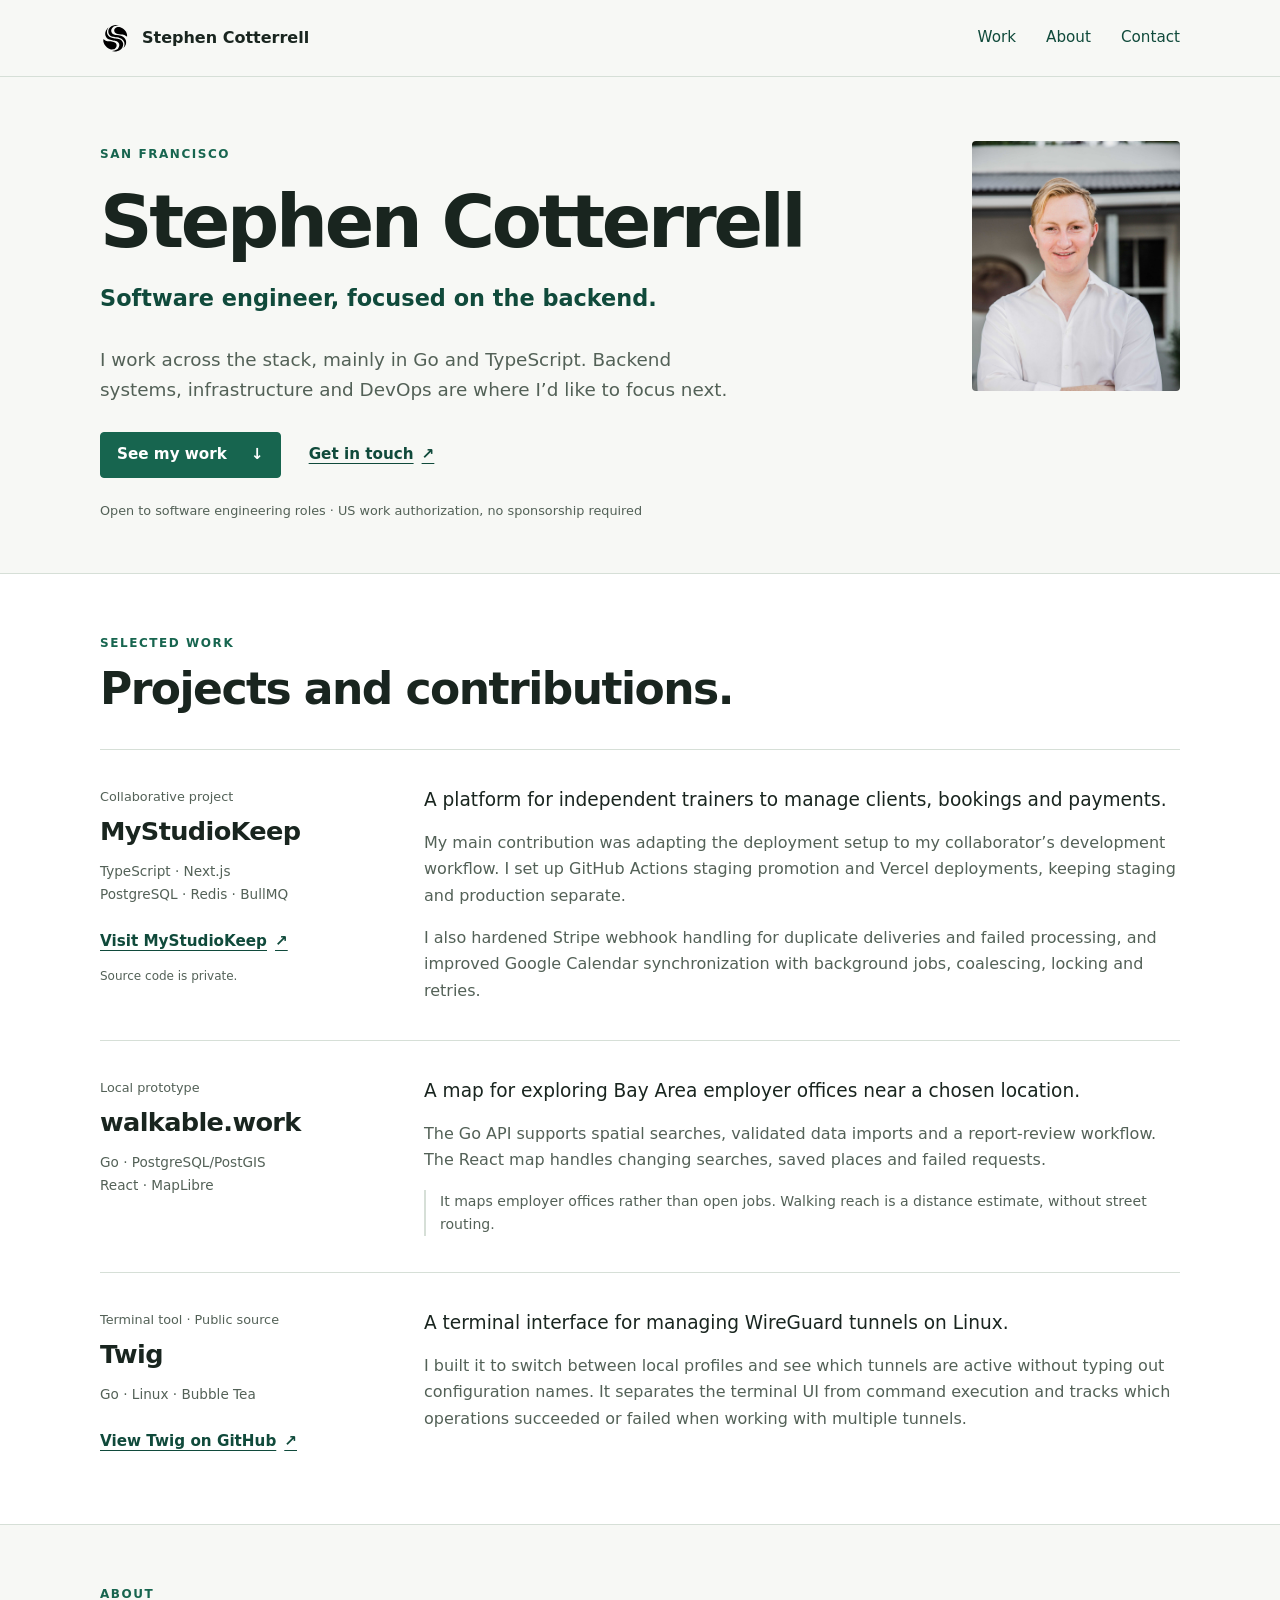
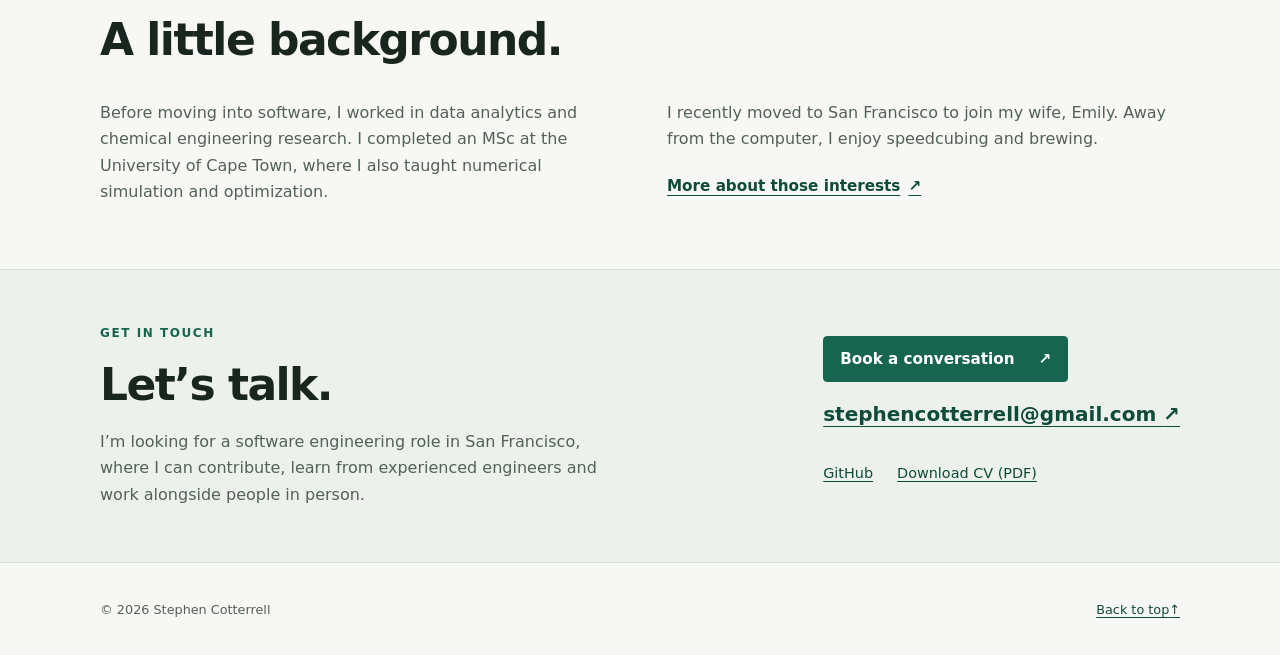
<file: index.html>
<!DOCTYPE html>
<html lang="en">
  <head>
    <meta charset="utf-8">
    <meta name="viewport" content="width=device-width, initial-scale=1">
    <meta name="description" content="Stephen Cotterrell is a software engineer in San Francisco, working across the stack with Go and TypeScript and a particular interest in backend systems and infrastructure.">
    <meta property="og:type" content="website">
    <meta property="og:title" content="Stephen Cotterrell | Software Engineer">
    <meta property="og:description" content="Software engineer in San Francisco. Go, TypeScript, and work across the stack, with a focus on the backend.">
    <meta property="og:url" content="https://stephencotterrell.com/">
    <meta property="og:image" content="https://stephencotterrell.com/photos/LinkedInProfilePic2.jpg">
    <link rel="canonical" href="https://stephencotterrell.com/">
    <link rel="icon" type="image/svg+xml" sizes="32x32" href="images/logoblack.svg">
    <link href="styles.css?v=20261102" rel="stylesheet">
    <title>Stephen Cotterrell | Software Engineer</title>
  </head>
  <body>
    <a class="skip-link" href="#main">Skip to main content</a>
    <header class="site-header">
      <nav class="container site-nav" aria-label="Primary navigation">
        <a class="site-brand" href="#top" aria-label="Stephen Cotterrell home">
          <img src="images/logoblack.svg" alt="" width="30" height="30">
          <span>Stephen Cotterrell</span>
        </a>
        <div class="nav-links">
          <a href="#projects">Work</a>
          <a href="#about">About</a>
          <a href="#contact">Contact</a>
        </div>
      </nav>
    </header>

    <main id="main" tabindex="-1">
      <section class="hero container" id="top" aria-labelledby="hero-title">
        <div class="hero-heading">
          <div>
            <p class="eyebrow">San Francisco</p>
            <h1 id="hero-title">Stephen Cotterrell</h1>
            <p class="hero-subtitle">Software engineer, focused on the backend.</p>
          </div>
          <figure class="hero-photo">
            <img src="photos/LinkedInProfilePic2.jpg" alt="Stephen Cotterrell" width="240" height="288" fetchpriority="high">
          </figure>
        </div>
        <div class="hero-summary">
          <p class="intro" id="skills">I work across the stack, mainly in Go and TypeScript. Backend systems, infrastructure and DevOps are where I’d like to focus next.</p>
          <div class="hero-actions">
            <a class="button" href="#projects">See my work <span aria-hidden="true">↓</span></a>
            <a class="text-link" href="#contact">Get in touch <span aria-hidden="true">↗</span></a>
          </div>
          <p class="availability">Open to software engineering roles · US work authorization, no sponsorship required</p>
        </div>
      </section>

      <section class="work-section section" id="projects" aria-labelledby="work-title">
        <div class="container">
          <div class="section-heading">
            <p class="eyebrow">Selected work</p>
            <h2 id="work-title">Projects and contributions.</h2>
          </div>
          <article class="project project-featured" aria-labelledby="mystudiokeep-title">
            <div class="project-heading">
              <p class="project-kind">Collaborative project</p>
              <h3 id="mystudiokeep-title">MyStudioKeep</h3>
              <p class="project-stack">TypeScript · Next.js<br>PostgreSQL · Redis · BullMQ</p>
              <a class="text-link" href="https://www.mystudiokeep.com/">Visit MyStudioKeep <span aria-hidden="true">↗</span></a>
              <p class="project-status">Source code is private.</p>
            </div>
            <div class="project-body">
              <p class="project-description">A platform for independent trainers to manage clients, bookings and payments.</p>
              <p>My main contribution was adapting the deployment setup to my collaborator’s development workflow. I set up GitHub Actions staging promotion and Vercel deployments, keeping staging and production separate.</p>
              <p>I also hardened Stripe webhook handling for duplicate deliveries and failed processing, and improved Google Calendar synchronization with background jobs, coalescing, locking and retries.</p>
            </div>
          </article>

          <article class="project" aria-labelledby="walkable-title">
            <div class="project-heading">
              <p class="project-kind">Local prototype</p>
              <h3 id="walkable-title">walkable.work</h3>
              <p class="project-stack">Go · PostgreSQL/PostGIS<br>React · MapLibre</p>
            </div>
            <div class="project-body">
              <p class="project-description">A map for exploring Bay Area employer offices near a chosen location.</p>
              <p>The Go API supports spatial searches, validated data imports and a report-review workflow. The React map handles changing searches, saved places and failed requests.</p>
              <p class="project-note">It maps employer offices rather than open jobs. Walking reach is a distance estimate, without street routing.</p>
            </div>
          </article>

          <article class="project" aria-labelledby="twig-title">
            <div class="project-heading">
              <p class="project-kind">Terminal tool · Public source</p>
              <h3 id="twig-title">Twig</h3>
              <p class="project-stack">Go · Linux · Bubble Tea</p>
              <a class="text-link" href="https://github.com/StephenCotterrell/twig">View Twig on GitHub <span aria-hidden="true">↗</span></a>
            </div>
            <div class="project-body">
              <p class="project-description">A terminal interface for managing WireGuard tunnels on Linux.</p>
              <p>I built it to switch between local profiles and see which tunnels are active without typing out configuration names. It separates the terminal UI from command execution and tracks which operations succeeded or failed when working with multiple tunnels.</p>
            </div>
          </article>
        </div>
      </section>

      <section class="section about-section container" id="about" aria-labelledby="about-title">
        <div class="section-heading">
          <p class="eyebrow">About</p>
          <h2 id="about-title">A little background.</h2>
        </div>
        <div class="about-grid">
          <div id="experience">
            <p>Before moving into software, I worked in data analytics and chemical engineering research. I completed an MSc at the University of Cape Town, where I also taught numerical simulation and optimization.</p>
          </div>
          <div>
            <p>I recently moved to San Francisco to join my wife, Emily. Away from the computer, I enjoy speedcubing and brewing.</p>
            <a class="text-link" href="hobbies.html">More about those interests <span aria-hidden="true">↗</span></a>
          </div>
        </div>
      </section>

      <section class="contact-section" id="contact" aria-labelledby="contact-title">
        <div class="container contact-grid">
          <div>
            <p class="eyebrow">Get in touch</p>
            <h2 id="contact-title">Let’s talk.</h2>
            <p>I’m looking for a software engineering role in San Francisco, where I can contribute, learn from experienced engineers and work alongside people in person.</p>
          </div>
          <div class="contact-links">
            <p><a class="button" href="https://cal.com/stephencotterrell/30min">Book a conversation <span aria-hidden="true">↗</span></a></p>
            <p><a class="contact-email" href="mailto:stephencotterrell@gmail.com">stephencotterrell@gmail.com <span aria-hidden="true">↗</span></a></p>
            <div class="secondary-links">
              <a href="https://github.com/StephenCotterrell" rel="me">GitHub</a>
              <a href="CV.pdf?v=e128fa3" download="Stephen-Cotterrell-CV.pdf">Download CV (PDF)</a>
            </div>
          </div>
        </div>
      </section>
    </main>

    <footer class="site-footer container">
      <p>© 2026 Stephen Cotterrell</p>
      <a href="#top">Back to top <span aria-hidden="true">↑</span></a>
    </footer>
  </body>
</html>
</file>
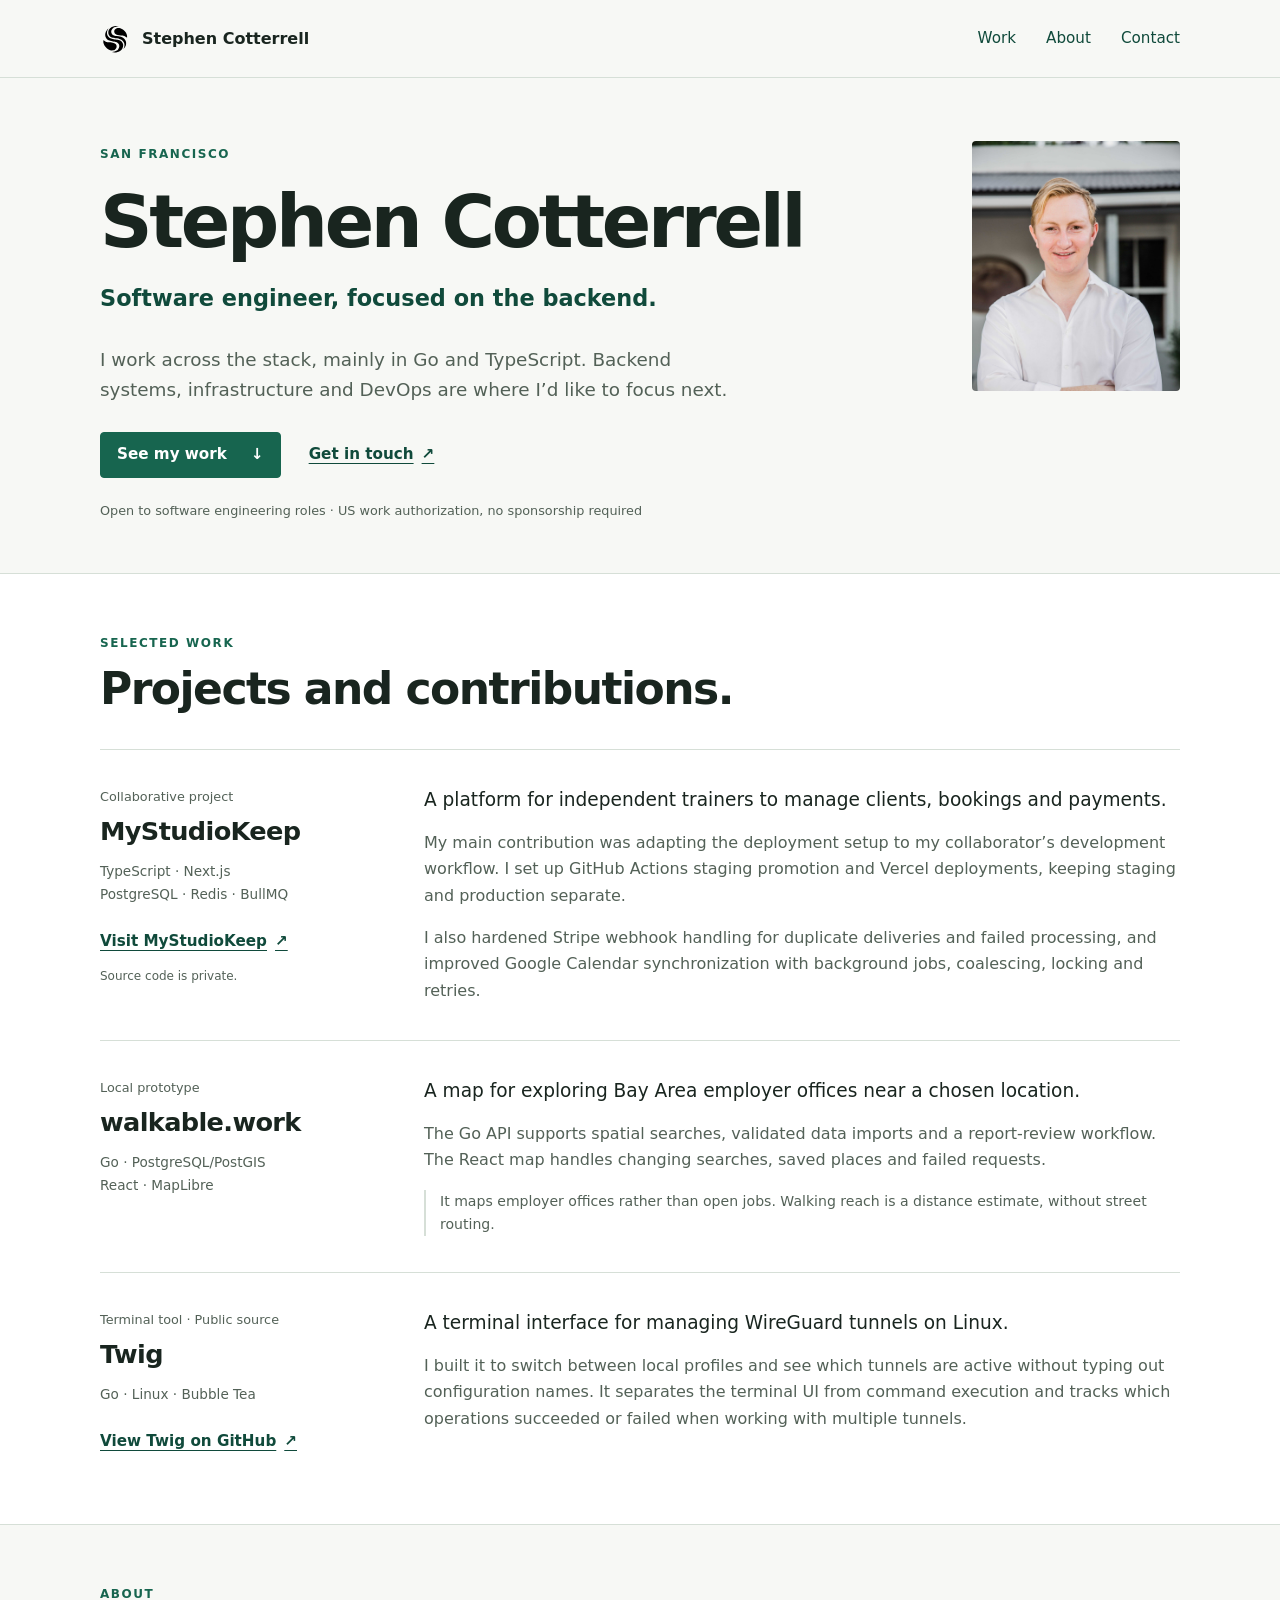
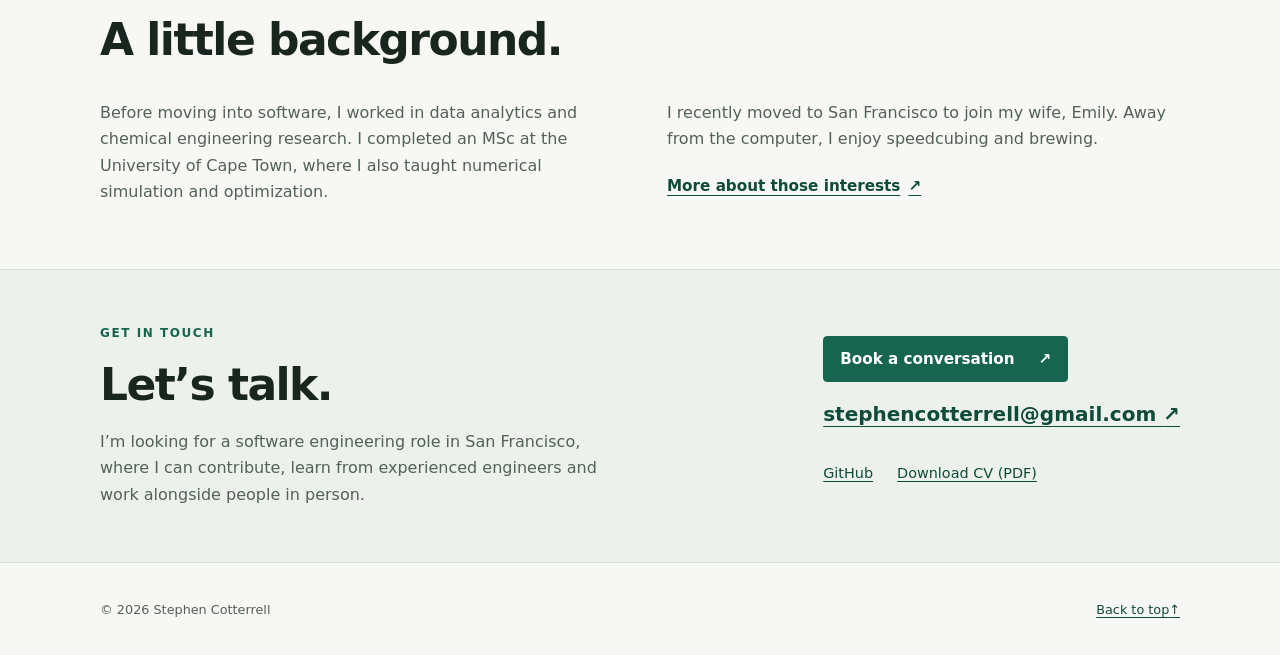
<file: about.html>
<!DOCTYPE html>
<html lang="en">
  <head>
    <meta charset="utf-8">
    <meta name="viewport" content="width=device-width, initial-scale=1">
    <meta http-equiv="refresh" content="0; url=/#about">
    <link rel="canonical" href="https://stephencotterrell.com/#about">
    <title>About Stephen Cotterrell | Software Engineer in San Francisco</title>
  </head>
  <body>
    <main>
      <p><a href="/#about">Continue to Stephen Cotterrell's about section.</a></p>
    </main>
  </body>
</html>
</file>
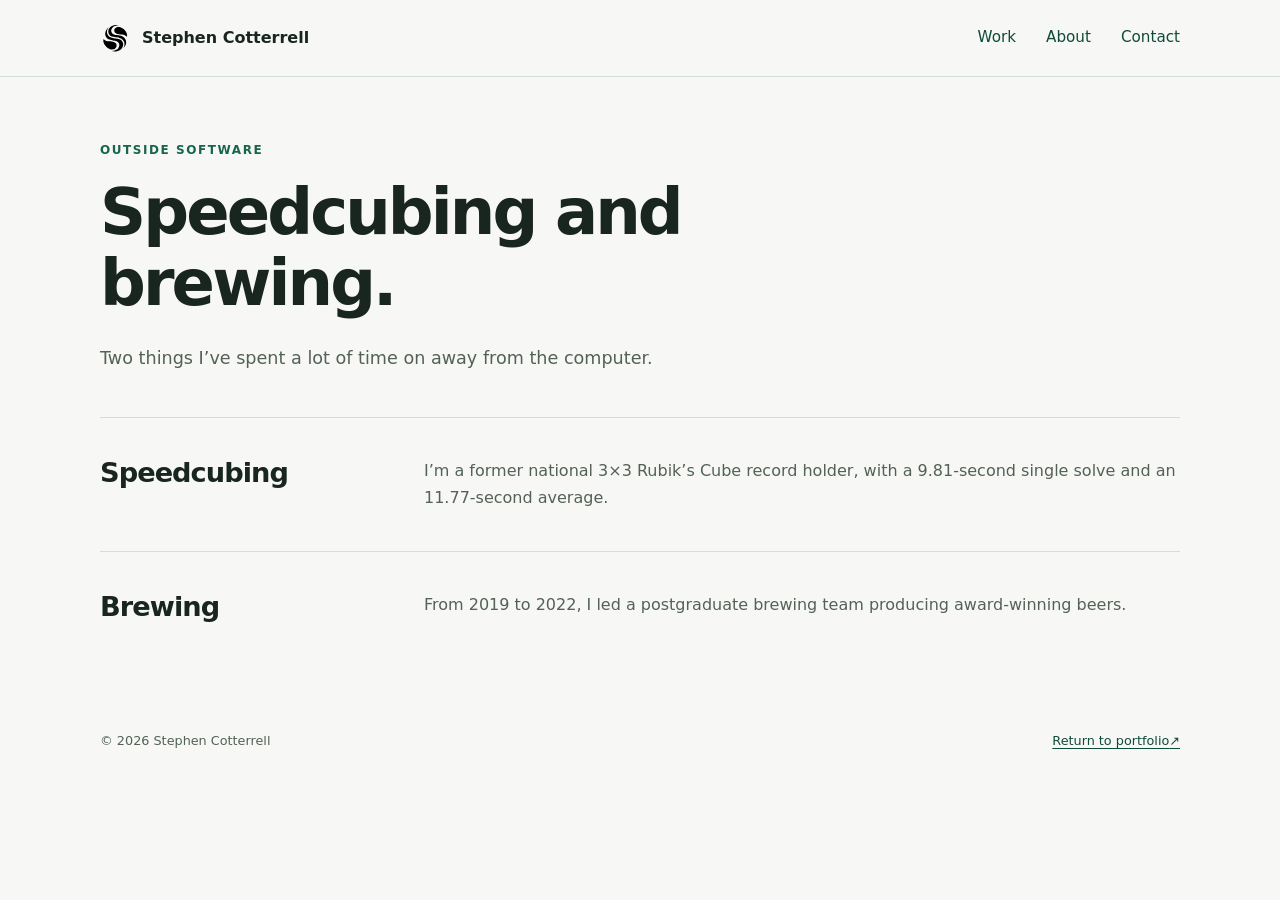
<file: hobbies.html>
<!DOCTYPE html>
<html lang="en">
  <head>
    <meta charset="utf-8">
    <meta name="viewport" content="width=device-width, initial-scale=1">
    <meta name="description" content="Stephen Cotterrell's interests in speedcubing and brewing, including former national Rubik's Cube records and postgraduate brewing.">
    <link rel="canonical" href="https://stephencotterrell.com/hobbies.html">
    <link rel="icon" type="image/svg+xml" sizes="32x32" href="images/logoblack.svg">
    <link href="styles.css?v=20261102" rel="stylesheet">
    <title>Speedcubing &amp; Brewing | Stephen Cotterrell</title>
  </head>
  <body>
    <a class="skip-link" href="#main">Skip to main content</a>
    <header class="site-header">
      <nav class="container site-nav" aria-label="Primary navigation">
        <a class="site-brand" href="/" aria-label="Stephen Cotterrell home">
          <img src="images/logoblack.svg" alt="" width="30" height="30">
          <span>Stephen Cotterrell</span>
        </a>
        <div class="nav-links">
          <a href="/#projects">Work</a>
          <a href="/#about">About</a>
          <a href="/#contact">Contact</a>
        </div>
      </nav>
    </header>
    <main id="main" class="container" tabindex="-1">
      <section class="subpage-hero" aria-labelledby="hobbies-title">
        <p class="eyebrow">Outside software</p>
        <h1 id="hobbies-title">Speedcubing and brewing.</h1>
        <p>Two things I’ve spent a lot of time on away from the computer.</p>
      </section>
      <div class="interests">
        <section class="interest" aria-labelledby="cubing-title">
          <h2 id="cubing-title">Speedcubing</h2>
          <p>I’m a former national 3×3 Rubik’s Cube record holder, with a 9.81-second single solve and an 11.77-second average.</p>
        </section>
        <section class="interest" aria-labelledby="brewing-title">
          <h2 id="brewing-title">Brewing</h2>
          <p>From 2019 to 2022, I led a postgraduate brewing team producing award-winning beers.</p>
        </section>
      </div>
    </main>
    <footer class="site-footer container">
      <p>© 2026 Stephen Cotterrell</p>
      <a href="/">Return to portfolio <span aria-hidden="true">↗</span></a>
    </footer>
  </body>
</html>
</file>
<file: styles.css>
:root {
  --bg: #f7f8f5;
  --surface: #ffffff;
  --surface-muted: #edf1eb;
  --text: #19251f;
  --muted: #536157;
  --border: #d6dfd7;
  --accent: #17654f;
  --accent-dark: #104a3b;
}

* { box-sizing: border-box; }
html { scroll-behavior: smooth; scroll-padding-top: 100px; }
body {
  margin: 0;
  background: var(--bg);
  color: var(--text);
  font-family: Inter, ui-sans-serif, system-ui, -apple-system, BlinkMacSystemFont, "Segoe UI", sans-serif;
  font-size: 16px;
  line-height: 1.65;
  text-rendering: optimizeLegibility;
}
a { color: var(--accent-dark); text-underline-offset: .24em; text-decoration-thickness: 1px; }
a:hover { color: var(--accent); }
:focus-visible { outline: 3px solid var(--accent); outline-offset: 5px; }
main:focus { outline: none; }
h1, h2, h3, p, figure { margin: 0; }
h1, h2, h3 { font-weight: 650; line-height: 1.12; }
h1 { font-size: clamp(2.6rem, 5.7vw, 4.6rem); letter-spacing: -.045em; }
h2 { font-size: clamp(1.9rem, 3.5vw, 2.75rem); letter-spacing: -.035em; }
h3 { font-size: 1.6rem; letter-spacing: -.025em; }
p + p { margin-top: 1rem; }
.container { width: min(1080px, calc(100% - 64px)); margin-inline: auto; }
.skip-link {
  position: absolute;
  top: 12px;
  left: 12px;
  z-index: 200;
  transform: translateY(-180%);
  padding: .6rem 1rem;
  background: var(--text);
  color: white;
}
.skip-link:focus { transform: translateY(0); }
.site-header {
  position: sticky;
  top: 0;
  z-index: 100;
  background: rgba(247, 248, 245, .97);
  border-bottom: 1px solid var(--border);
}
.site-nav { display: flex; align-items: center; justify-content: space-between; gap: 24px; min-height: 76px; }
.site-brand { display: inline-flex; align-items: center; gap: 12px; font-weight: 650; text-decoration: none; color: var(--text); }
.site-brand img { display: block; }
.nav-links { display: flex; align-items: center; gap: 30px; }
.nav-links a { display: inline-flex; align-items: center; min-height: 44px; text-decoration: none; font-size: .95rem; }
.nav-links a:hover, .nav-links a[aria-current="page"] { text-decoration: underline; }
.hero { padding-block: 64px 52px; }
.hero-heading { position: relative; padding-right: 270px; min-height: 180px; display: flex; align-items: center; }
.eyebrow { color: var(--accent); font-size: .75rem; font-weight: 750; text-transform: uppercase; letter-spacing: .13em; margin-bottom: 16px; }
.hero-subtitle { margin-top: 18px; font-size: clamp(1.1rem, 2vw, 1.4rem); color: var(--accent-dark); font-weight: 550; }
.hero-photo { position: absolute; right: 0; top: 0; width: 208px; }
.hero-photo img { display: block; width: 100%; height: auto; aspect-ratio: 5 / 6; object-fit: cover; object-position: center top; border-radius: 4px; }
.hero-summary { max-width: 650px; margin-top: 24px; }
.intro { color: var(--muted); font-size: 1.15rem; }
.hero-actions { display: flex; align-items: center; gap: 28px; margin-top: 26px; }
.button { display: inline-flex; align-items: center; justify-content: center; gap: 24px; min-height: 46px; background: var(--accent); color: white; border: 1px solid var(--accent); border-radius: 4px; padding: .55rem 1rem; text-decoration: none; font-size: .95rem; font-weight: 600; }
.button:hover { background: var(--accent-dark); color: white; }
.text-link { display: inline-flex; align-items: center; gap: 8px; min-height: 44px; font-size: .95rem; font-weight: 600; }
.availability { margin-top: 22px; color: var(--muted); font-size: .8rem; }
.section { padding-block: 60px; }
.section-heading { margin-bottom: 36px; }
.section-heading .eyebrow { margin-bottom: 10px; }
.work-section { background: var(--surface); border-block: 1px solid var(--border); }
.project { display: grid; grid-template-columns: 270px minmax(0, 1fr); gap: 54px; padding-block: 36px; border-top: 1px solid var(--border); }
.project:last-child { padding-bottom: 0; }
.project-kind { color: var(--muted); font-size: .8rem; margin-bottom: 10px; }
.project-stack { font-size: .85rem; color: var(--muted); margin-top: 14px; line-height: 1.7; }
.project-heading .text-link { margin-top: 14px; }
.project-status { color: var(--muted); font-size: .75rem; margin-top: 3px; }
.project-body { color: var(--muted); }
.project-description { color: var(--text); font-size: 1.16rem; line-height: 1.5; }
.project-note { font-size: .88rem; border-left: 2px solid var(--border); padding-left: 14px; }
.about-grid { display: grid; grid-template-columns: 1fr 1fr; gap: 54px; color: var(--muted); }
.about-grid .text-link { margin-top: 12px; }
.contact-section { padding-block: 54px; background: var(--surface-muted); border-block: 1px solid var(--border); }
.contact-grid { display: grid; grid-template-columns: 1fr 1fr; gap: 54px; align-items: center; }
.contact-grid h2 { margin-bottom: 20px; }
.contact-grid p:not(.eyebrow) { color: var(--muted); }
.contact-links { justify-self: end; }
.contact-email { display: inline-block; max-width: 100%; overflow-wrap: anywhere; font-size: clamp(.95rem, 1.8vw, 1.25rem); font-weight: 600; }
.secondary-links { display: flex; gap: 24px; margin-top: 20px; font-size: .9rem; }
.secondary-links a { display: inline-flex; align-items: center; min-height: 44px; }
.site-footer { display: flex; justify-content: space-between; align-items: center; gap: 20px; padding-block: 24px; color: var(--muted); font-size: .8rem; }
.site-footer a { display: inline-flex; align-items: center; min-height: 44px; }
.subpage-hero { padding-block: 64px 44px; max-width: 760px; margin-left: 0; }
.subpage-hero h1 { font-size: clamp(2.6rem, 5.5vw, 4rem); max-width: 14ch; }
.subpage-hero p:not(.eyebrow) { margin-top: 24px; color: var(--muted); font-size: 1.1rem; }
.interest { display: grid; grid-template-columns: 270px 1fr; gap: 54px; border-top: 1px solid var(--border); padding-block: 40px; }
.interest p { color: var(--muted); }
.interest h2 { font-size: 1.7rem; }
.interests { padding-bottom: 32px; }

@media (max-width: 900px) {
  .hero-heading { padding-right: 210px; min-height: 150px; }
  .hero-photo { width: 165px; }
  .hero-summary { max-width: 590px; margin-top: 46px; }
  .project, .interest { grid-template-columns: 220px minmax(0, 1fr); gap: 32px; }
  .contact-grid { grid-template-columns: 1fr; gap: 28px; }
  .contact-links { justify-self: start; }
}
@media (max-width: 620px) {
  html { scroll-padding-top: 120px; }
  .container { width: calc(100% - 40px); }
  .site-nav { flex-wrap: wrap; justify-content: center; gap: 0; padding-top: 12px; padding-bottom: 4px; }
  .site-brand { justify-content: center; width: 100%; font-size: .95rem; }
  .site-brand img { width: 24px; height: 24px; }
  .nav-links { gap: 32px; }
  .nav-links a { font-size: .85rem; }
  .hero { padding-block: 36px 38px; }
  .hero-heading { min-height: 0; padding-right: 0; display: grid; grid-template-columns: minmax(0, 1fr) 82px; gap: 16px; align-items: start; }
  .hero-heading .eyebrow { font-size: .65rem; margin-bottom: 12px; }
  .hero-heading h1 { font-size: clamp(2rem, 7.8vw, 2.7rem); }
  .hero-subtitle { font-size: 1rem; line-height: 1.5; margin-top: 14px; }
  .hero-photo { position: static; width: 82px; margin-top: 28px; }
  .hero-summary { margin-top: 24px; }
  .intro { font-size: 1rem; }
  .hero-actions { gap: 24px; margin-top: 22px; }
  .hero-actions .button, .hero-actions .text-link { font-size: .85rem; }
  .availability { font-size: .73rem; line-height: 1.6; }
  .section { padding-block: 40px; }
  .section-heading { margin-bottom: 24px; }
  .project, .interest { grid-template-columns: 1fr; gap: 22px; padding-block: 28px; }
  .project-heading .text-link { margin-top: 10px; }
  .project-body { font-size: .96rem; }
  .project-description { font-size: 1.1rem; }
  .about-grid { grid-template-columns: 1fr; gap: 22px; }
  .contact-section { padding-block: 38px; }
  .contact-grid { gap: 22px; }
  .contact-email { font-size: 1rem; }
  .secondary-links { gap: 22px; margin-top: 12px; }
  .site-footer { align-items: start; font-size: .73rem; padding-block: 16px; }
  .site-footer p { padding-block: 10px; }
  .site-footer a { white-space: nowrap; }
  .subpage-hero { padding-block: 36px; }
}
@media (prefers-reduced-motion: reduce) {
  html { scroll-behavior: auto; }
}
</file>
